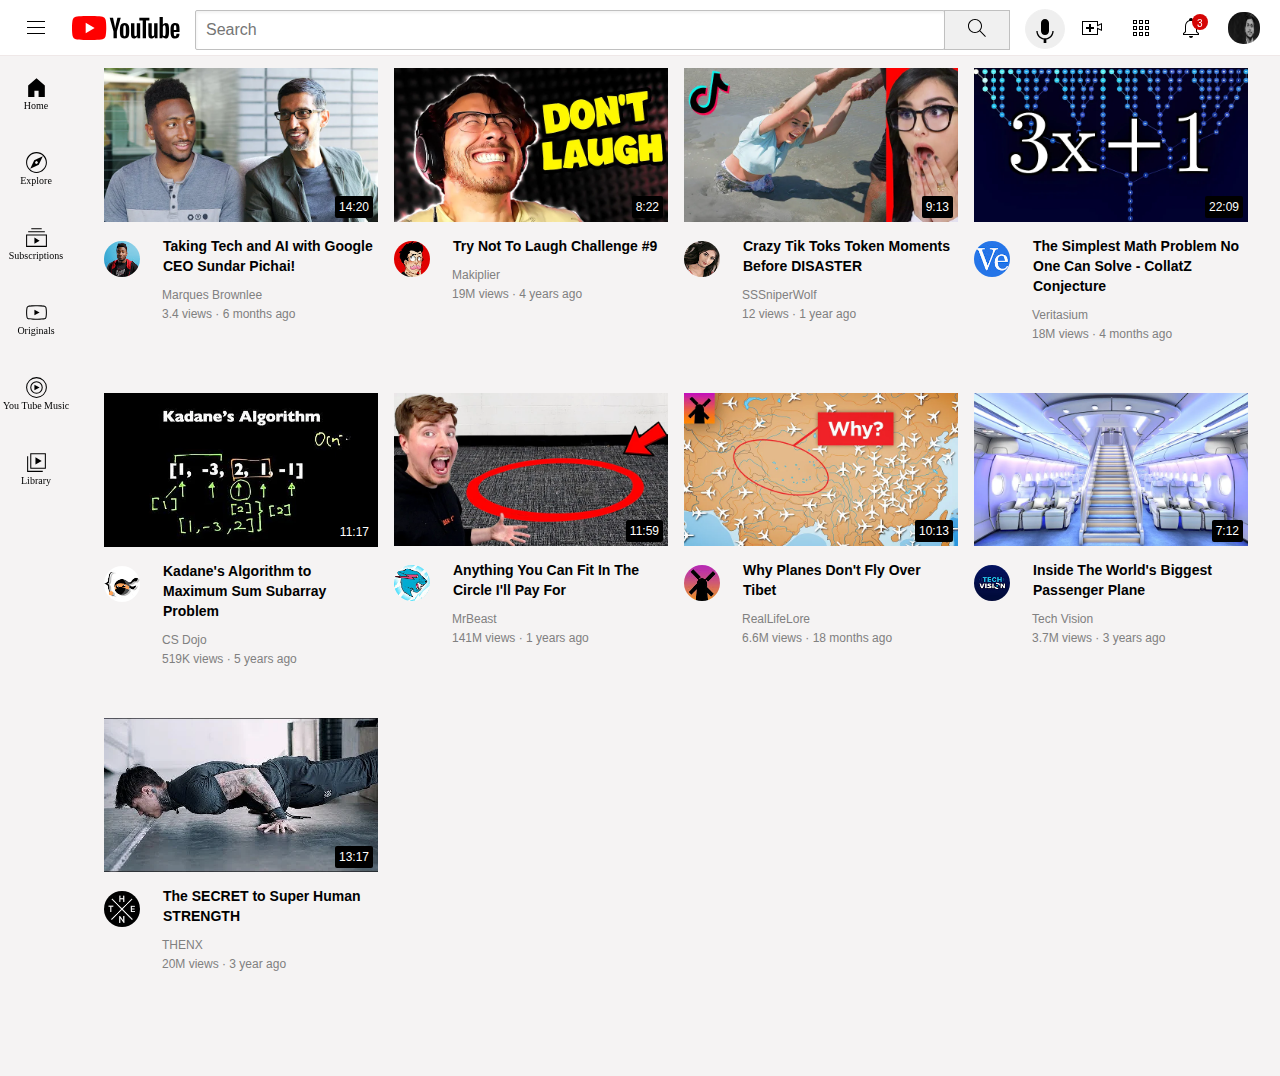
<file: index.html>
<!DOCTYPE html>
<html lang="en">

<head>
    <meta charset="UTF-8">
    <meta name="viewport" content="width=device-width, initial-scale=1.0">
    <title>YouTube clone</title>
    <link rel="stylesheet" href="youtube-clone-css/general.css">
    <link rel="stylesheet" href="youtube-clone-css/header.css">
    <link rel="stylesheet" href="youtube-clone-css/sidebar.css">
    <link rel="stylesheet" href="youtube-clone-css/video.css">
</head>

<body>
    <div class="header">
        <div class="first-section">
            <img class="hamburger-menu" src="image/icon/hamburger-menu.svg" alt="">
            <img class="youtube-logo" src="image/icon/youtube-logo.svg" alt="">
        </div>
        <div class="second-section">
            <input class="search-bar" type="text" placeholder="Search">
            <button class="Search-button">
                <img class="search-icon" src="image/icon/search.svg" alt="">
                <div class="toolkit">search</div>
            </button>
            <button class="voice-search-button">
                <img class="voice-search-icon" src="image/icon/voice-search-icon.svg" alt="">
                <div class="toolkit">search with your voice</div>
            </button>
        </div>
        <div class="third-section">
            <div class="upload-icon-container">
                <img class="upload-icon" src="image/icon/upload.svg" alt="">
                <div class="toolkit">Create</div>
            </div>

            <div class="youtube-apps-container">
                <img class="youtube-apps-icon" src="image/icon/youtube-apps.svg" alt="">
                <div class="toolkit">YouTube apps</div>
            </div>

            <div class="notification-icon-container">
                <img class="notification-icon" src="image/icon/notifications.svg" alt="">
                <div class="toolkit">Notifications</div>
                <div class="notifications-count">3</div>
            </div>

            <img class="current-user-picture" src="image/channel/Portfolio.jpg" alt="">
        </div>
    </div>

    <div class="sidebar">
        <div class="sidebar-icon">
            <img src="image/sidebar-icon/home.svg" alt="">
            <div>Home</div>
        </div>
        <div class="sidebar-icon">
            <img src="image/sidebar-icon/explore.svg" alt="">
            <div>Explore</div>
        </div>
        <div class="sidebar-icon">
            <img src="image/sidebar-icon/subscriptions.svg" alt="">
            <div>Subscriptions</div>
        </div>
        <div class="sidebar-icon">
            <img src="image/sidebar-icon/originals.svg" alt="">
            <div>Originals</div>
        </div>
        <div class="sidebar-icon">
            <img src="image/sidebar-icon/youtube-music.svg" alt="">
            <div>You Tube Music</div>
        </div>
        <div class="sidebar-icon">
            <img src="image/sidebar-icon/library.svg" alt="">
            <div>Library</div>
        </div>
    </div>

    <div class="video-grid">
        <div class="video-preview">
            <div class="thumbnail-row">

                <a href="https://www.youtube.com/watch?v=n2RNcPRtAiY" target="_blank"><img class="thumbnail"
                        src="image/thumbnail-1.webp" alt="">
                </a>


                <div class="video-time">14:20</div>
            </div>
            <div class="video-info-grid">

                <div class="channel">
                    <div class="channel-icon">
                        <img class="channel" src="image/channel/channel-1.jpeg" alt="">


                        <div class="tooltips">

                            <div class="tooltip-grid">
                                <img class="channel" src="image/channel/channel-1.jpeg" alt="">
                                <div class="author-hover">Marques Brownlee
                                    <p class="achieves">10M Subscribers</p>
                                </div>
                            </div>
                        </div>


                    </div>
                </div>

                <div class="video-info">
                    <p class="video-title">Taking Tech and AI with Google CEO Sundar Pichai!</p>
                    <p class="video-author">Marques Brownlee</p>
                    <p class="video-stats">3.4 views &middot; 6 months ago</p>
                </div>

            </div>

        </div>

        <div class="video-preview">
            <div class="thumbnail-row">

                <a href="https://www.youtube.com/watch?v=mP0RAo9SKZk" target="_blank">
                    <img class="thumbnail" src="image/thumbnail-2.webp" alt="">
                </a>

                <div class="video-time">8:22</div>
            </div>
            <div class="video-info-grid">
                <div class="channel">
                    <div class="channel-icon">
                        <img class="channel" src="image/channel/channel-2.jpeg" alt="">

                        <div class="tooltips">
                            <div class="tooltip-grid">
                                <img class="channel" src="image/channel/channel-2.jpeg" alt="">
                                <div class="author-hover">Makiplier
                                    <p class="achieves">10M Subscribers</p>
                                </div>
                            </div>
                        </div>

                    </div>
                </div>
                <div class="video-info">
                    <p class="video-title">Try Not To Laugh Challenge #9</p>
                    <p class="video-author">Makiplier</p>
                    <p class="video-stats">19M views &middot; 4 years ago </p>
                </div>
            </div>

        </div>

        <div class="video-preview">
            <div class="thumbnail-row">

                <a href="https://www.youtube.com/watch?v=FgjPQQeTh1w" target="_blank">
                    <img class="thumbnail" src="image/thumbnail-3.webp" alt="">
                </a>

                <div class="video-time">9:13</div>
            </div>
            <div class="video-info-grid">
                <div class="channel">
                    <div class="channel-icon">
                        <img class="channel" src="image/channel/channel-3.jpeg" alt="">

                        <div class="tooltips">
                            <div class="tooltip-grid">
                                <img class="channel" src="image/channel/channel-3.jpeg" alt="">
                                <div class="author-hover">SSSniperWolf
                                    <p class="achieves">8M Subscribers</p>
                                </div>
                            </div>
                        </div>

                    </div>
                </div>

                <div class="video-info">
                    <p class="video-title">Crazy Tik Toks Token Moments Before DISASTER</p>
                    <p class="video-author">SSSniperWolf</p>
                    <p class="video-stats">12 views &middot; 1 year ago</p>
                </div>

            </div>

        </div>

        <div class="video-preview">
            <div class="thumbnail-row">
                
                <a href="https://www.youtube.com/watch?v=094y1Z2wpJg" target="_blank">
                    <img class="thumbnail" src="image/thumbnail-4.webp" alt="">
                </a>
                
                <div class="video-time">22:09</div>
            </div>
            <div class="video-info-grid">
                <div class="channel">
                    <div class="channel-icon">
                        <img class="channel" src="image/channel/channel-4.jpeg" alt="">

                        <div class="tooltips">
                            <div class="tooltip-grid">
                                <img class="channel" src="image/channel/channel-4.jpeg" alt="">
                                <div class="author-hover">Veritasium
                                    <p class="achieves">9M Subscribers</p>
                                </div>
                            </div>
                        </div>

                    </div>
                </div>
                <div class="video-info">
                    <p class="video-title">The Simplest Math Problem No One Can Solve - CollatZ Conjecture</p>
                    <p class="video-author">Veritasium</p>
                    <p class="video-stats">18M views &middot; 4 months ago </p>
                </div>
            </div>

        </div>
        <div class="video-preview">
            <div class="thumbnail-row">
                
                <a href="https://www.youtube.com/watch?v=86CQq3pKSUw" target="_blank">
                    <img class="thumbnail" src="image/thumbnail-5.webp" alt="">
                </a>
               
                <div class="video-time">11:17</div>
            </div>
            <div class="video-info-grid">
                <div class="channel">
                    <div class="channel-icon">
                        <img class="channel" src="image/channel/channel-5.jpeg" alt="">

                        <div class="tooltips">
                            <div class="tooltip-grid">
                                <img class="channel" src="image/channel/channel-5.jpeg" alt="">
                                <div class="author-hover">Cs Dojo
                                    <p class="achieves">5M Subscribers</p>
                                </div>
                            </div>
                        </div>

                    </div>
                </div>
                <div class="video-info">
                    <p class="video-title">
                        Kadane's Algorithm to Maximum Sum Subarray Problem</p>
                    <p class="video-author">CS Dojo</p>
                    <p class="video-stats">519K views &middot; 5 years ago</p>
                </div>

            </div>

        </div>

        <div class="video-preview">
            <div class="thumbnail-row">
                
                <a href="https://www.youtube.com/watch?v=yXWw0_UfSFg" target="_blank">
                    <img class="thumbnail" src="image/thumbnail-6.webp" alt="">
                </a>
                
                <div class="video-time">11:59</div>
            </div>
            <div class="video-info-grid">
                <div class="channel">
                    <div class="channel-icon">
                        <img class="channel" src="image/channel/channel-6.jpeg" alt="">

                        <div class="tooltips">
                            <div class="tooltip-grid">
                                <img class="channel" src="image/channel/channel-6.jpeg" alt="">
                                <div class="author-hover">MrBeast
                                    <p class="achieves">29.3M Subscribers</p>
                                </div>
                            </div>
                        </div>

                    </div>
                </div>
                <div class="video-info">
                    <p class="video-title">
                        Anything You Can Fit In The Circle I'll Pay For</p>
                    <p class="video-author">MrBeast</p>
                    <p class="video-stats">141M views &middot; 1 years ago </p>
                </div>
            </div>
        </div>

        <div class="video-preview">
            <div class="thumbnail-row">
                
                <a href="https://www.youtube.com/watch?v=fNVa1qMbF9Y" target="_blank">
                    <img class="thumbnail" src="image/thumbnail-7.webp" alt="">
                </a>
                
                <div class="video-time">10:13</div>
            </div>
            <div class="video-info-grid">
                <div class="channel">
                    <div class="channel-icon">
                        <img class="channel" src="image/channel/channel-7.jpeg" alt="">

                        <div class="tooltips">
                            <div class="tooltip-grid">
                                <img class="channel" src="image/channel/channel-7.jpeg" alt="">
                                <div class="author-hover">RealLifeLore
                                    <p class="achieves">3M Subscribers</p>
                                </div>
                            </div>
                        </div>

                    </div>
                </div>
                <div class="video-info">
                    <p class="video-title">Why Planes Don't Fly Over Tibet</p>
                    <p class="video-author">RealLifeLore</p>
                    <p class="video-stats">6.6M views &middot; 18 months ago</p>
                </div>

            </div>

        </div>

        <div class="video-preview">
            <div class="thumbnail-row">
                
                <a href="https://www.youtube.com/watch?v=lFm4EM1juls" target="_blank">
                    <img class="thumbnail" src="image/thumbnail-8.webp" alt="">
                </a>
                
                <div class="video-time">7:12</div>
            </div>
            <div class="video-info-grid">
                <div class="channel">
                    <div class="channel-icon">
                        <img class="channel" src="image/channel/channel-8.jpeg" alt="">

                        <div class="tooltips">
                            <div class="tooltip-grid">
                                <img class="channel" src="image/channel/channel-8.jpeg" alt="">
                                <div class="author-hover">Tech Vision
                                    <p class="achieves">8M Subscribers</p>
                                </div>
                            </div>
                        </div>

                    </div>
                </div>
                <div class="video-info">
                    <p class="video-title">
                        Inside The World's Biggest Passenger Plane</p>
                    <p class="video-author">Tech Vision</p>
                    <p class="video-stats">3.7M views &middot; 3 years ago </p>
                </div>
            </div>

        </div>

        <div class="video-preview">
            <div class="thumbnail-row">
                
                <a href="https://www.youtube.com/watch?v=ixmxOlcrlUc" target="_blank"><img class="thumbnail" src="image/thumbnail-9.webp" alt="">
                </a>
                
                <div class="video-time">13:17</div>
            </div>
            <div class="video-info-grid">
                <div class="channel">
                    <div class="channel-icon">
                        <img class="channel" src="image/channel/channel-9.jpeg" alt="">

                        <div class="tooltips">
                            <div class="tooltip-grid">
                                <img class="channel" src="image/channel/channel-9.jpeg" alt="">
                                <div class="author-hover">THENX
                                    <p class="achieves">11M Subscribers</p>
                                </div>
                            </div>
                        </div>

                    </div>
                </div>
                <div class="video-info">
                    <p class="video-title">
                        The SECRET to Super Human STRENGTH</p>
                    <p class="video-author">THENX</p>
                    <p class="video-stats">20M views &middot; 3 year ago</p>
                </div>

            </div>

        </div>


    </div>


</body>

</html>
</file>
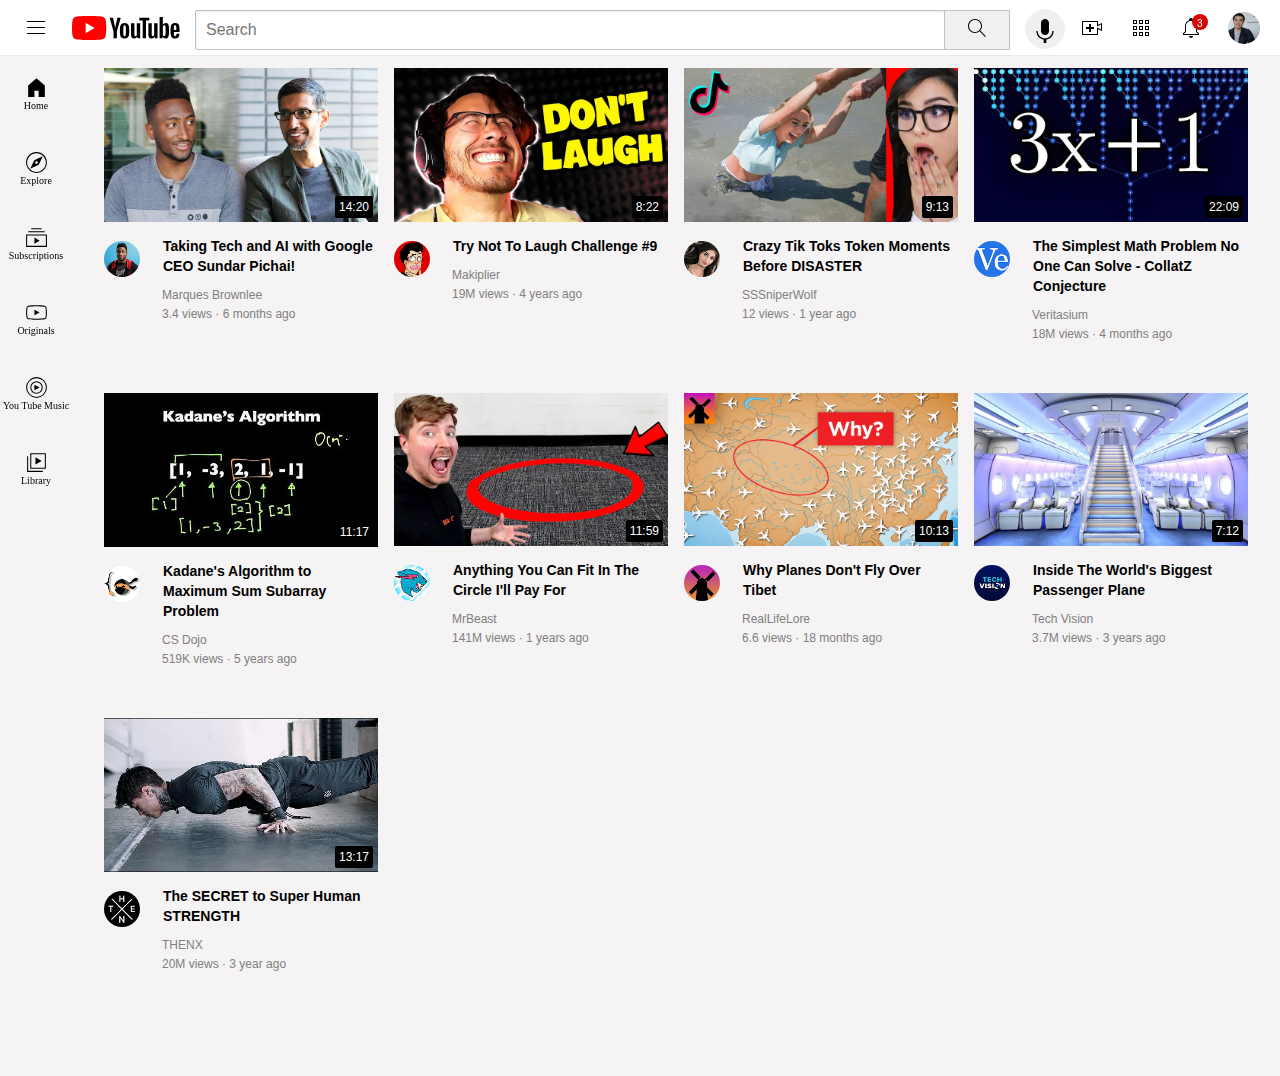
<file: youtube-clone.html>
<!DOCTYPE html>
<html lang="en">

<head>
    <meta charset="UTF-8">
    <meta name="viewport" content="width=device-width, initial-scale=1.0">
    <title>YouTube clone</title>
    <link rel="stylesheet" href="youtube-clone-css/general.css">
    <link rel="stylesheet" href="youtube-clone-css/header.css">
    <link rel="stylesheet" href="youtube-clone-css/sidebar.css">
    <link rel="stylesheet" href="youtube-clone-css/video.css">
</head>

<body>
    <div class="header">
        <div class="first-section">
            <img class="hamburger-menu" src="image/icon/hamburger-menu.svg" alt="">
            <img class="youtube-logo" src="image/icon/youtube-logo.svg" alt="">
        </div>
        <div class="second-section">
            <input class="search-bar" type="text" placeholder="Search">
            <button class="Search-button">
                <img class="search-icon" src="image/icon/search.svg" alt="">
                <div class="toolkit">search</div>
            </button>
            <button class="voice-search-button">
                <img class="voice-search-icon" src="image/icon/voice-search-icon.svg" alt="">
                <div class="toolkit">search with your voice</div>
            </button>
        </div>
        <div class="third-section">
            <div class="upload-icon-container">
                <img class="upload-icon" src="image/icon/upload.svg" alt="">
                <div class="toolkit">Create</div>
            </div>

            <div class="youtube-apps-container">
                <img class="youtube-apps-icon" src="image/icon/youtube-apps.svg" alt="">
                <div class="toolkit">YouTube apps</div>
            </div>

            <div class="notification-icon-container">
                <img class="notification-icon" src="image/icon/notifications.svg" alt="">
                <div class="toolkit">Notifications</div>
                <div class="notifications-count">3</div>
            </div>

            <img class="current-user-picture" src="image/channel/my-channel.jpeg" alt="">
        </div>
    </div>

    <div class="sidebar">
        <div class="sidebar-icon">
            <img src="image/sidebar-icon/home.svg" alt="">
            <div>Home</div>
        </div>
        <div class="sidebar-icon">
            <img src="image/sidebar-icon/explore.svg" alt="">
            <div>Explore</div>
        </div>
        <div class="sidebar-icon">
            <img src="image/sidebar-icon/subscriptions.svg" alt="">
            <div>Subscriptions</div>
        </div>
        <div class="sidebar-icon">
            <img src="image/sidebar-icon/originals.svg" alt="">
            <div>Originals</div>
        </div>
        <div class="sidebar-icon">
            <img src="image/sidebar-icon/youtube-music.svg" alt="">
            <div>You Tube Music</div>
        </div>
        <div class="sidebar-icon">
            <img src="image/sidebar-icon/library.svg" alt="">
            <div>Library</div>
        </div>
    </div>

    <div class="video-grid">
        <div class="video-preview">
            <div class="thumbnail-row">

                <a href="https://www.youtube.com/watch?v=n2RNcPRtAiY" target="_blank"><img class="thumbnail"
                        src="image/thumbnail-1.webp" alt="">
                </a>


                <div class="video-time">14:20</div>
            </div>
            <div class="video-info-grid">

                <div class="channel">
                    <div class="channel-icon">
                        <img class="channel" src="image/channel/channel-1.jpeg" alt="">


                        <div class="tooltips">

                            <div class="tooltip-grid">
                                <img class="channel" src="image/channel/channel-1.jpeg" alt="">
                                <div class="author-hover">Marques Brownlee
                                    <p class="achieves">10M Subscribers</p>
                                </div>
                            </div>
                        </div>


                    </div>
                </div>

                <div class="video-info">
                    <p class="video-title">Taking Tech and AI with Google CEO Sundar Pichai!</p>
                    <p class="video-author">Marques Brownlee</p>
                    <p class="video-stats">3.4 views &middot; 6 months ago</p>
                </div>

            </div>

        </div>

        <div class="video-preview">
            <div class="thumbnail-row">

                <a href="https://www.youtube.com/watch?v=mP0RAo9SKZk" target="_blank">
                    <img class="thumbnail" src="image/thumbnail-2.webp" alt="">
                </a>

                <div class="video-time">8:22</div>
            </div>
            <div class="video-info-grid">
                <div class="channel">
                    <div class="channel-icon">
                        <img class="channel" src="image/channel/channel-2.jpeg" alt="">

                        <div class="tooltips">
                            <div class="tooltip-grid">
                                <img class="channel" src="image/channel/channel-2.jpeg" alt="">
                                <div class="author-hover">Makiplier
                                    <p class="achieves">10M Subscribers</p>
                                </div>
                            </div>
                        </div>

                    </div>
                </div>
                <div class="video-info">
                    <p class="video-title">Try Not To Laugh Challenge #9</p>
                    <p class="video-author">Makiplier</p>
                    <p class="video-stats">19M views &middot; 4 years ago </p>
                </div>
            </div>

        </div>

        <div class="video-preview">
            <div class="thumbnail-row">

                <a href="https://www.youtube.com/watch?v=FgjPQQeTh1w" target="_blank">
                    <img class="thumbnail" src="image/thumbnail-3.webp" alt="">
                </a>

                <div class="video-time">9:13</div>
            </div>
            <div class="video-info-grid">
                <div class="channel">
                    <div class="channel-icon">
                        <img class="channel" src="image/channel/channel-3.jpeg" alt="">

                        <div class="tooltips">
                            <div class="tooltip-grid">
                                <img class="channel" src="image/channel/channel-3.jpeg" alt="">
                                <div class="author-hover">SSSniperWolf
                                    <p class="achieves">8M Subscribers</p>
                                </div>
                            </div>
                        </div>

                    </div>
                </div>

                <div class="video-info">
                    <p class="video-title">Crazy Tik Toks Token Moments Before DISASTER</p>
                    <p class="video-author">SSSniperWolf</p>
                    <p class="video-stats">12 views &middot; 1 year ago</p>
                </div>

            </div>

        </div>

        <div class="video-preview">
            <div class="thumbnail-row">
                
                <a href="https://www.youtube.com/watch?v=094y1Z2wpJg" target="_blank">
                    <img class="thumbnail" src="image/thumbnail-4.webp" alt="">
                </a>
                
                <div class="video-time">22:09</div>
            </div>
            <div class="video-info-grid">
                <div class="channel">
                    <div class="channel-icon">
                        <img class="channel" src="image/channel/channel-4.jpeg" alt="">

                        <div class="tooltips">
                            <div class="tooltip-grid">
                                <img class="channel" src="image/channel/channel-4.jpeg" alt="">
                                <div class="author-hover">Veritasium
                                    <p class="achieves">9M Subscribers</p>
                                </div>
                            </div>
                        </div>

                    </div>
                </div>
                <div class="video-info">
                    <p class="video-title">The Simplest Math Problem No One Can Solve - CollatZ Conjecture</p>
                    <p class="video-author">Veritasium</p>
                    <p class="video-stats">18M views &middot; 4 months ago </p>
                </div>
            </div>

        </div>
        <div class="video-preview">
            <div class="thumbnail-row">
                
                <a href="https://www.youtube.com/watch?v=86CQq3pKSUw" target="_blank">
                    <img class="thumbnail" src="image/thumbnail-5.webp" alt="">
                </a>
               
                <div class="video-time">11:17</div>
            </div>
            <div class="video-info-grid">
                <div class="channel">
                    <div class="channel-icon">
                        <img class="channel" src="image/channel/channel-5.jpeg" alt="">

                        <div class="tooltips">
                            <div class="tooltip-grid">
                                <img class="channel" src="image/channel/channel-5.jpeg" alt="">
                                <div class="author-hover">Cs Dojo
                                    <p class="achieves">5M Subscribers</p>
                                </div>
                            </div>
                        </div>

                    </div>
                </div>
                <div class="video-info">
                    <p class="video-title">
                        Kadane's Algorithm to Maximum Sum Subarray Problem</p>
                    <p class="video-author">CS Dojo</p>
                    <p class="video-stats">519K views &middot; 5 years ago</p>
                </div>

            </div>

        </div>

        <div class="video-preview">
            <div class="thumbnail-row">
                
                <a href="https://www.youtube.com/watch?v=yXWw0_UfSFg" target="_blank">
                    <img class="thumbnail" src="image/thumbnail-6.webp" alt="">
                </a>
                
                <div class="video-time">11:59</div>
            </div>
            <div class="video-info-grid">
                <div class="channel">
                    <div class="channel-icon">
                        <img class="channel" src="image/channel/channel-6.jpeg" alt="">

                        <div class="tooltips">
                            <div class="tooltip-grid">
                                <img class="channel" src="image/channel/channel-6.jpeg" alt="">
                                <div class="author-hover">MrBeast
                                    <p class="achieves">30M Subscribers</p>
                                </div>
                            </div>
                        </div>

                    </div>
                </div>
                <div class="video-info">
                    <p class="video-title">
                        Anything You Can Fit In The Circle I'll Pay For</p>
                    <p class="video-author">MrBeast</p>
                    <p class="video-stats">141M views &middot; 1 years ago </p>
                </div>
            </div>
        </div>

        <div class="video-preview">
            <div class="thumbnail-row">
                
                <a href="https://www.youtube.com/watch?v=fNVa1qMbF9Y" target="_blank">
                    <img class="thumbnail" src="image/thumbnail-7.webp" alt="">
                </a>
                
                <div class="video-time">10:13</div>
            </div>
            <div class="video-info-grid">
                <div class="channel">
                    <div class="channel-icon">
                        <img class="channel" src="image/channel/channel-7.jpeg" alt="">

                        <div class="tooltips">
                            <div class="tooltip-grid">
                                <img class="channel" src="image/channel/channel-7.jpeg" alt="">
                                <div class="author-hover">RealLifeLore
                                    <p class="achieves">3M Subscribers</p>
                                </div>
                            </div>
                        </div>

                    </div>
                </div>
                <div class="video-info">
                    <p class="video-title">Why Planes Don't Fly Over Tibet</p>
                    <p class="video-author">RealLifeLore</p>
                    <p class="video-stats">6.6 views &middot; 18 months ago</p>
                </div>

            </div>

        </div>

        <div class="video-preview">
            <div class="thumbnail-row">
                
                <a href="https://www.youtube.com/watch?v=lFm4EM1juls" target="_blank">
                    <img class="thumbnail" src="image/thumbnail-8.webp" alt="">
                </a>
                
                <div class="video-time">7:12</div>
            </div>
            <div class="video-info-grid">
                <div class="channel">
                    <div class="channel-icon">
                        <img class="channel" src="image/channel/channel-8.jpeg" alt="">

                        <div class="tooltips">
                            <div class="tooltip-grid">
                                <img class="channel" src="image/channel/channel-8.jpeg" alt="">
                                <div class="author-hover">Tech Vision
                                    <p class="achieves">8M Subscribers</p>
                                </div>
                            </div>
                        </div>

                    </div>
                </div>
                <div class="video-info">
                    <p class="video-title">
                        Inside The World's Biggest Passenger Plane</p>
                    <p class="video-author">Tech Vision</p>
                    <p class="video-stats">3.7M views &middot; 3 years ago </p>
                </div>
            </div>

        </div>

        <div class="video-preview">
            <div class="thumbnail-row">
                
                <a href="https://www.youtube.com/watch?v=ixmxOlcrlUc" target="_blank"><img class="thumbnail" src="image/thumbnail-9.webp" alt="">
                </a>
                
                <div class="video-time">13:17</div>
            </div>
            <div class="video-info-grid">
                <div class="channel">
                    <div class="channel-icon">
                        <img class="channel" src="image/channel/channel-9.jpeg" alt="">

                        <div class="tooltips">
                            <div class="tooltip-grid">
                                <img class="channel" src="image/channel/channel-9.jpeg" alt="">
                                <div class="author-hover">THENX
                                    <p class="achieves">11M Subscribers</p>
                                </div>
                            </div>
                        </div>

                    </div>
                </div>
                <div class="video-info">
                    <p class="video-title">
                        The SECRET to Super Human STRENGTH</p>
                    <p class="video-author">THENX</p>
                    <p class="video-stats">20M views &middot; 3 year ago</p>
                </div>

            </div>

        </div>


    </div>


</body>

</html>
</file>
<file: youtube-clone-css/general.css>
p {
    font: Roboto, Arial;
}

body {
    height: 1000px;
    padding-top: 60px;
    padding-left: 96px;
    padding-right: 24px;
    background-color: rgb(245, 243, 243);
}
</file>
<file: youtube-clone-css/header.css>
.header {
    margin: 0;
    height: 55px;
    background-color: white;
    display: flex;
    border-bottom: 1px solid rgb(239, 232, 232);
    position: fixed;
    top: 0;
    left: 0;
    right: 0;
    z-index: 100;
}

.first-section {
    margin-right: 15px;
    display: flex;
    align-items: center;
}

.hamburger-menu {
    height: 24px;
    margin-left: 24px;
    margin-right: 24px;
}

.youtube-logo {
    height: 24px;
}


.second-section {
    flex: 1;
    display: flex;
    align-items: center;
    margin-right: 15px;

}

.search-bar {
    flex: 1;
    height: 36px;
    padding-left: 10px;
    margin-top: 4px;
    font-size: 16px;
    border-radius: 2px;
    border: 1px solid rgb(192, 192, 192);
    box-shadow: inset 1px 2px 3px rgb(0, 0, 0, 0.05);
    width: 0;
}

.search-bar::placeholder {
    font: arial;
    font-size: 16px;

}

.Search-button {
    margin-top: 4px;
    height: 40px;
    width: 66px;
    border: 1px solid rgb(192, 192, 192);
    background-color: rgb(240, 240, 240);
    margin-left: -1px;
    margin-right: 10px;
}
.Search-button,.voice-search-button,.upload-icon-container,.youtube-apps-container,.notification-icon-container{
    position: relative;
}
 .toolkit{
    position: absolute;
    bottom: -18px;
    font-size: 10px;
    background-color: lightgrey;
    padding-top: 4px;
    padding-bottom: 4px;
    padding-left: 8px;
    padding-right: 8px;
    border-radius: 2px;
    opacity: 0;
    transition: opacity(0.15s);
    pointer-events: none;
    white-space: nowrap;

}
.Search-button:hover .toolkit, .voice-search-button:hover .toolkit, .upload-icon-container:hover .toolkit,.youtube-apps-container:hover .toolkit,.notification-icon-container:hover .toolkit{
    opacity: 1;
}
.Search-button,.voice-search-button,.upload-icon-container,.youtube-apps-container,.notification-icon-container{
    display: flex;
    justify-content: center;
    flex-direction: row;
}

.search-icon {
    margin-top: 4px;
    height: 24px;
    margin-top: 4px;


}

.voice-search-button {
    height: 40px;
    margin-top: 3px;
    margin-left: 5px;
    width: 40px;
    border-radius: 50px;
    border: 1px solid rgb(240, 240, 240);
    
}
.voice-search-icon{
    padding-top: 4px;
}

.third-section {
    width: 180px;
    display: flex;
    justify-content: space-between;
    align-items: center;
    margin-right: 20px;
    flex-shrink: 0;

}

.upload-icon {
    height: 24px;
}

.youtube-apps-icon {
    height: 24px;
}

.notification-icon {
    height: 24px;
}

.notification-icon-container {
    position: relative;
}

.notifications-count {
    font-family: Roboto, Arial;
    font-size: 10px;
    height: 8px;
    width: 8px;
    text-align: center;
    background-color: rgb(213, 5, 5);
    color: white;
    padding-top: 4px;
    padding-bottom: 4px;
    padding-left: 4px;
    padding-right: 4px;
    border-radius: 8px;
    position: absolute;
    top: -2px;
    right: -5px;
}

.current-user-picture {
    height: 32px;
    border-radius: 15px;
    
}
</file>
<file: youtube-clone-css/sidebar.css>
.sidebar {
    position: fixed;
    top: 55px;
    left: 0;
    bottom: 0;
    width: 72px;
    z-index: 200;
    padding-top: 5px;
 
}



.sidebar-icon{
    height: 75px;
    display: flex;
    flex-direction: column;
    justify-content: center;
    align-items: center;
    cursor: pointer;
}
.sidebar-icon:hover{
    background-color: rgb(217, 217, 217);
}
.sidebar-icon img{
    height: 25px;
}
.sidebar-icon div{
    margin-bottom: 10px;
    font: Roboto, Arial;
    font-size: 10px;
}
</file>
<file: youtube-clone-css/video.css>
.video-grid {
    font-family: Roboto, Arial;
    display: grid;
    grid-template-columns: 1fr 1fr 1fr;
    column-gap: 16px;
    row-gap: 40px;
}

@media (max-width: 750px){
    .video-grid{
        grid-template-columns: 1fr 1fr;
    }
}

@media (min-width:751px) and (max-width:999px){
    .video-grid{
        grid-template-columns: 1fr 1fr 1fr;
    }
    
}

@media (min-width: 1000px){
    .video-grid{
        grid-template-columns: 1fr 1fr 1fr 1fr;
    }
}

.video-info-grid {
    display: grid;
    grid-template-columns: 50px 1fr;
}



.channel {
    margin-top: 5px;
    width: 36px;
    border-radius: 50px;

}

.channel-icon {
    display: flex;
    justify-content: center;
    align-items: center;
}

.tooltip-grid {
    display: grid;
    grid-template-columns: 50px 1fr;
}

.channel-icon {
    position: relative;
}

.channel-icon .tooltips {
    position: absolute;
    left: 0px;
    bottom: -78px;
    font-size: 10px;
    background-color: whitesmoke;
    padding-top: 4px;
    padding-bottom: 4px;
    padding-left: 8px;
    padding-right: 8px;
    border-radius: 2px;
    opacity: 0;
    transition: opacity(0.15s);
    pointer-events: none;
    white-space: nowrap;
    box-shadow: 1px 1px 1px rgb(188, 184, 184);
    transition: all;

}

.channel-icon:hover .tooltips {
    opacity: 1;
}

.author-hover {
    padding-top: 10px;
    margin-bottom: 4px;
    font-size: 18px;
    font-weight: bold;
}

.achieves {
    margin-top: 0;
    font-size: 16px;
    font-weight: 400;
    color: rgb(167, 167, 167);
}

.thumbnail-row {
    margin-bottom: 5px;
    position: relative;
}

.thumbnail {
    width: 100%;


}

.video-time {
    font-size: 12px;
    font-weight: 500;
    padding: 4px;
    border-radius: 2px;
    position: absolute;
    background-color: black;
    color: white;
    bottom: 8px;
    right: 5px;
}

.video-info {
    margin-left: 4px;
}

.video-title {
    margin: 5px;
    font-size: 14px;
    font-weight: 600;
    line-height: 20px;
    margin-bottom: 10px;

}

.video-author {
    font-size: 12px;
    margin-bottom: 5px;
    color: grey;
    margin-left: 4px;
}

.video-stats {
    font-size: 12px;
    margin-top: 0;
    color: grey;
    margin-left: 4px;
}

/* .thumbnail2 {
    width: 300px;

} */
/* .channel1{
    margin-top: 5px;
    width: 36px;
    border-radius: 50px;
    display: inline-block;
}
.inner-grid{
    display: grid;
    grid-template-columns: 50px 1fr;
} */
</file>
